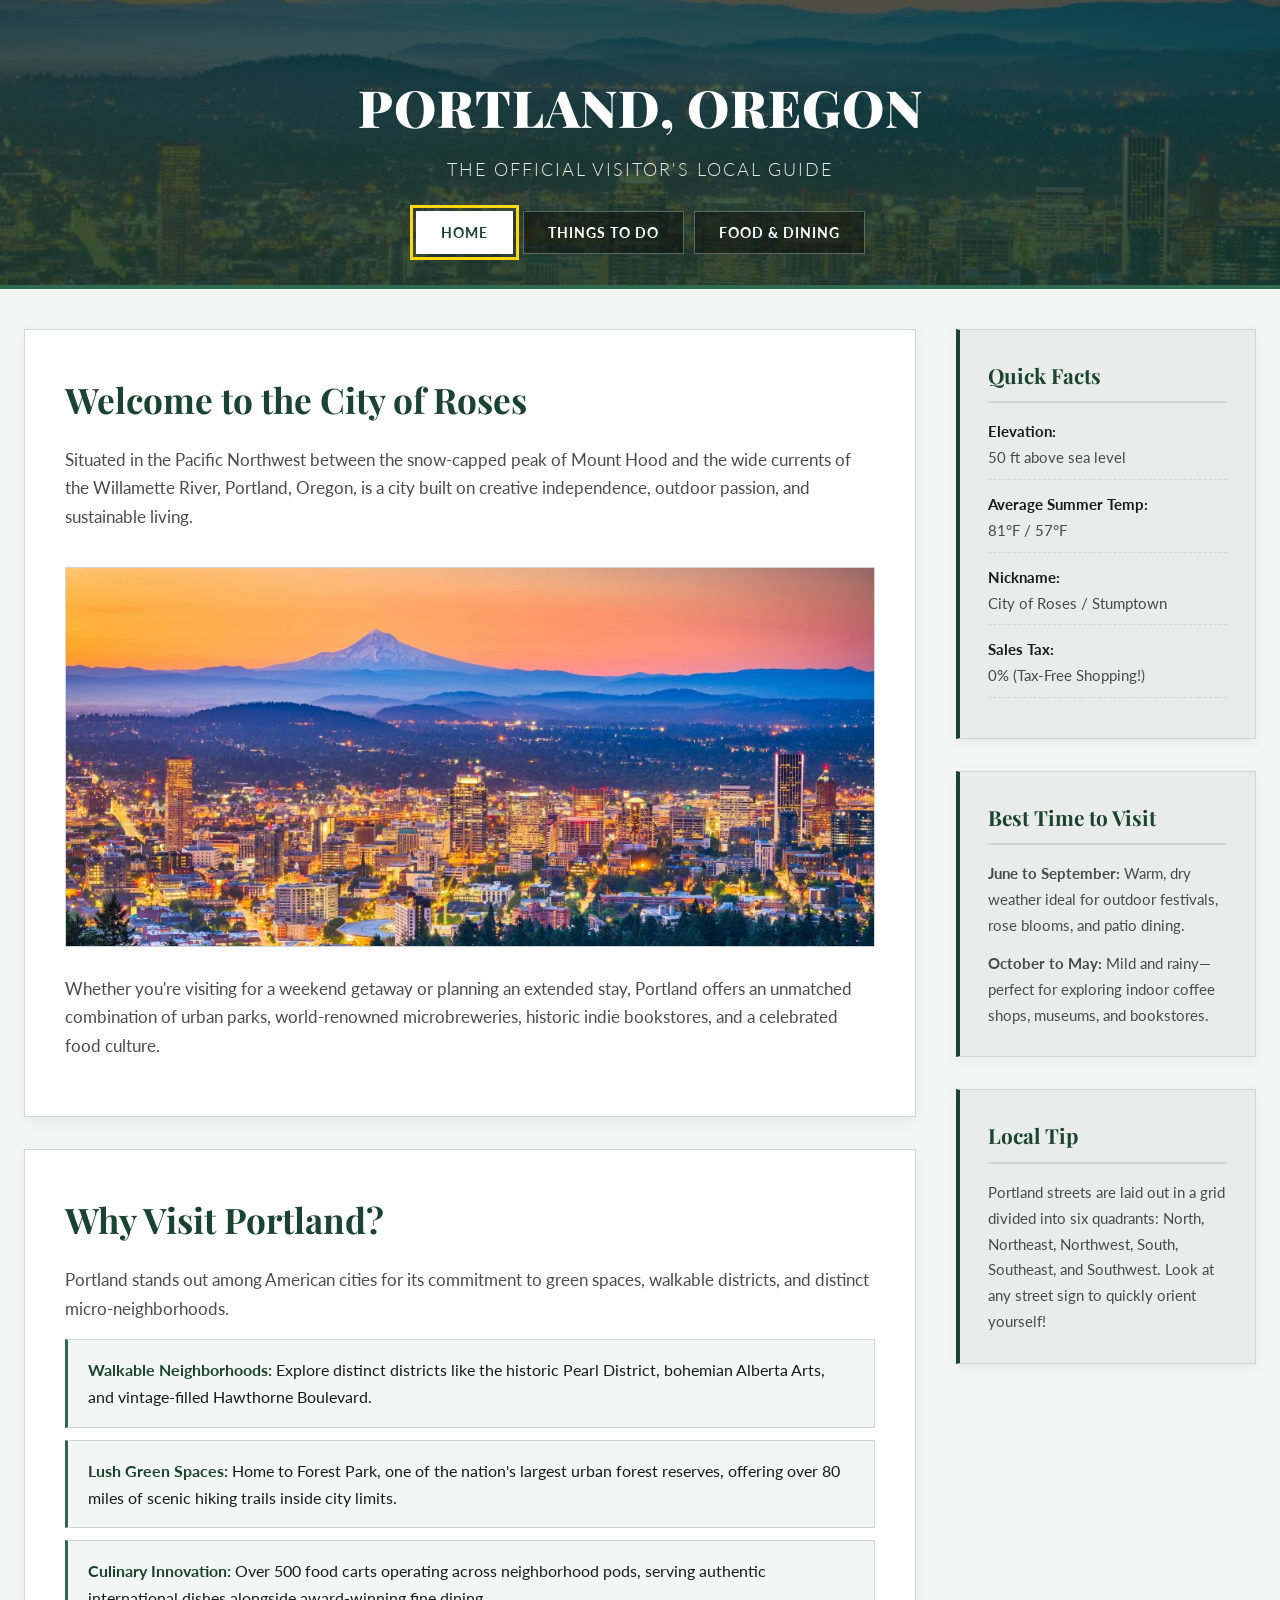
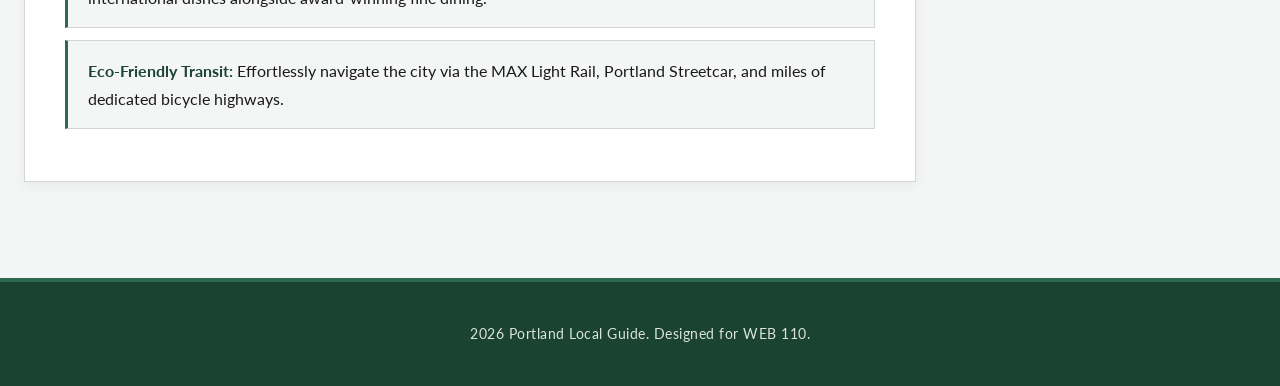
<file: portland-local-guide/index.html>
<!DOCTYPE html>
<html lang="en">
<head>
  <meta charset="UTF-8">
  <meta name="viewport" content="width=device-width, initial-scale=1.0">
  <title>Portland Local Guide | Home</title>
  <link rel="stylesheet" href="CSS/styles.css">
</head>
<body>

  <a href="#main-content" class="skip-link">
    Skip to Main Content
  </a>

  <!-- Banner -->
  <header class="top-banner">
    <div class="banner-content">
      <h1>Portland, Oregon</h1>
      <p>The Official Visitor's Local Guide</p>
      <nav>
        <ul>
          <li><a href="index.html" class="active" aria-current="page">Home</a></li>
          <li><a href="things-to-do.html">Things to Do</a></li>
          <li><a href="food-dining.html">Food &amp; Dining</a></li>
        </ul>
      </nav>
    </div>
  </header>

  <div class="page-wrapper">
    <!-- Body Content -->
    <main id="main-content">
      <section class="hero-box">
        <h2>Welcome to the City of Roses</h2>
        <p>Situated in the Pacific Northwest between the snow-capped peak of Mount Hood and the wide currents of the Willamette River, Portland, Oregon, is a city built on creative independence, outdoor passion, and sustainable living.</p>
        
        <img src="Images/portland_skyline.jpg" alt="Panoramic view of downtown Portland skyline with Mount Hood towering in the distance" class="hero-image">
        
        <p>Whether you're visiting for a weekend getaway or planning an extended stay, Portland offers an unmatched combination of urban parks, world-renowned microbreweries, historic indie bookstores, and a celebrated food culture.</p>
      </section>

      <section class="intro-box">
        <h2>Why Visit Portland?</h2>
        <p>Portland stands out among American cities for its commitment to green spaces, walkable districts, and distinct micro-neighborhoods.</p>
        <ul class="highlights-list">
          <li><strong>Walkable Neighborhoods:</strong> Explore distinct districts like the historic Pearl District, bohemian Alberta Arts, and vintage-filled Hawthorne Boulevard.</li>
          <li><strong>Lush Green Spaces:</strong> Home to Forest Park, one of the nation's largest urban forest reserves, offering over 80 miles of scenic hiking trails inside city limits.</li>
          <li><strong>Culinary Innovation:</strong> Over 500 food carts operating across neighborhood pods, serving authentic international dishes alongside award-winning fine dining.</li>
          <li><strong>Eco-Friendly Transit:</strong> Effortlessly navigate the city via the MAX Light Rail, Portland Streetcar, and miles of dedicated bicycle highways.</li>
        </ul>
      </section>
    </main>

    <!-- Sidebar -->
    <aside class="sidebar">
      <div class="widget">
	<h3>Quick Facts</h3>
        <ul>
          <li><strong>Elevation:</strong> 50 ft above sea level</li>
          <li><strong>Average Summer Temp:</strong> 81°F / 57°F</li>
          <li><strong>Nickname:</strong> City of Roses / Stumptown</li>
          <li><strong>Sales Tax:</strong> 0% (Tax-Free Shopping!)</li>
        </ul>
      </div>

      <div class="widget">
        <h3>Best Time to Visit</h3>
        <p><strong>June to September:</strong> Warm, dry weather ideal for outdoor festivals, rose blooms, and patio dining.</p>
        <p style="margin-top: 0.75rem;"><strong>October to May:</strong> Mild and rainy—perfect for exploring indoor coffee shops, museums, and bookstores.</p>
      </div>

      <div class="widget">
        <h3>Local Tip</h3>
        <p>Portland streets are laid out in a grid divided into six quadrants: North, Northeast, Northwest, South, Southeast, and Southwest. Look at any street sign to quickly orient yourself!</p>
      </div>
    </aside>
  </div>

  <footer>
    <p> 2026 Portland Local Guide. Designed for WEB 110.</p>
  </footer>

</body>
</html>
</file>
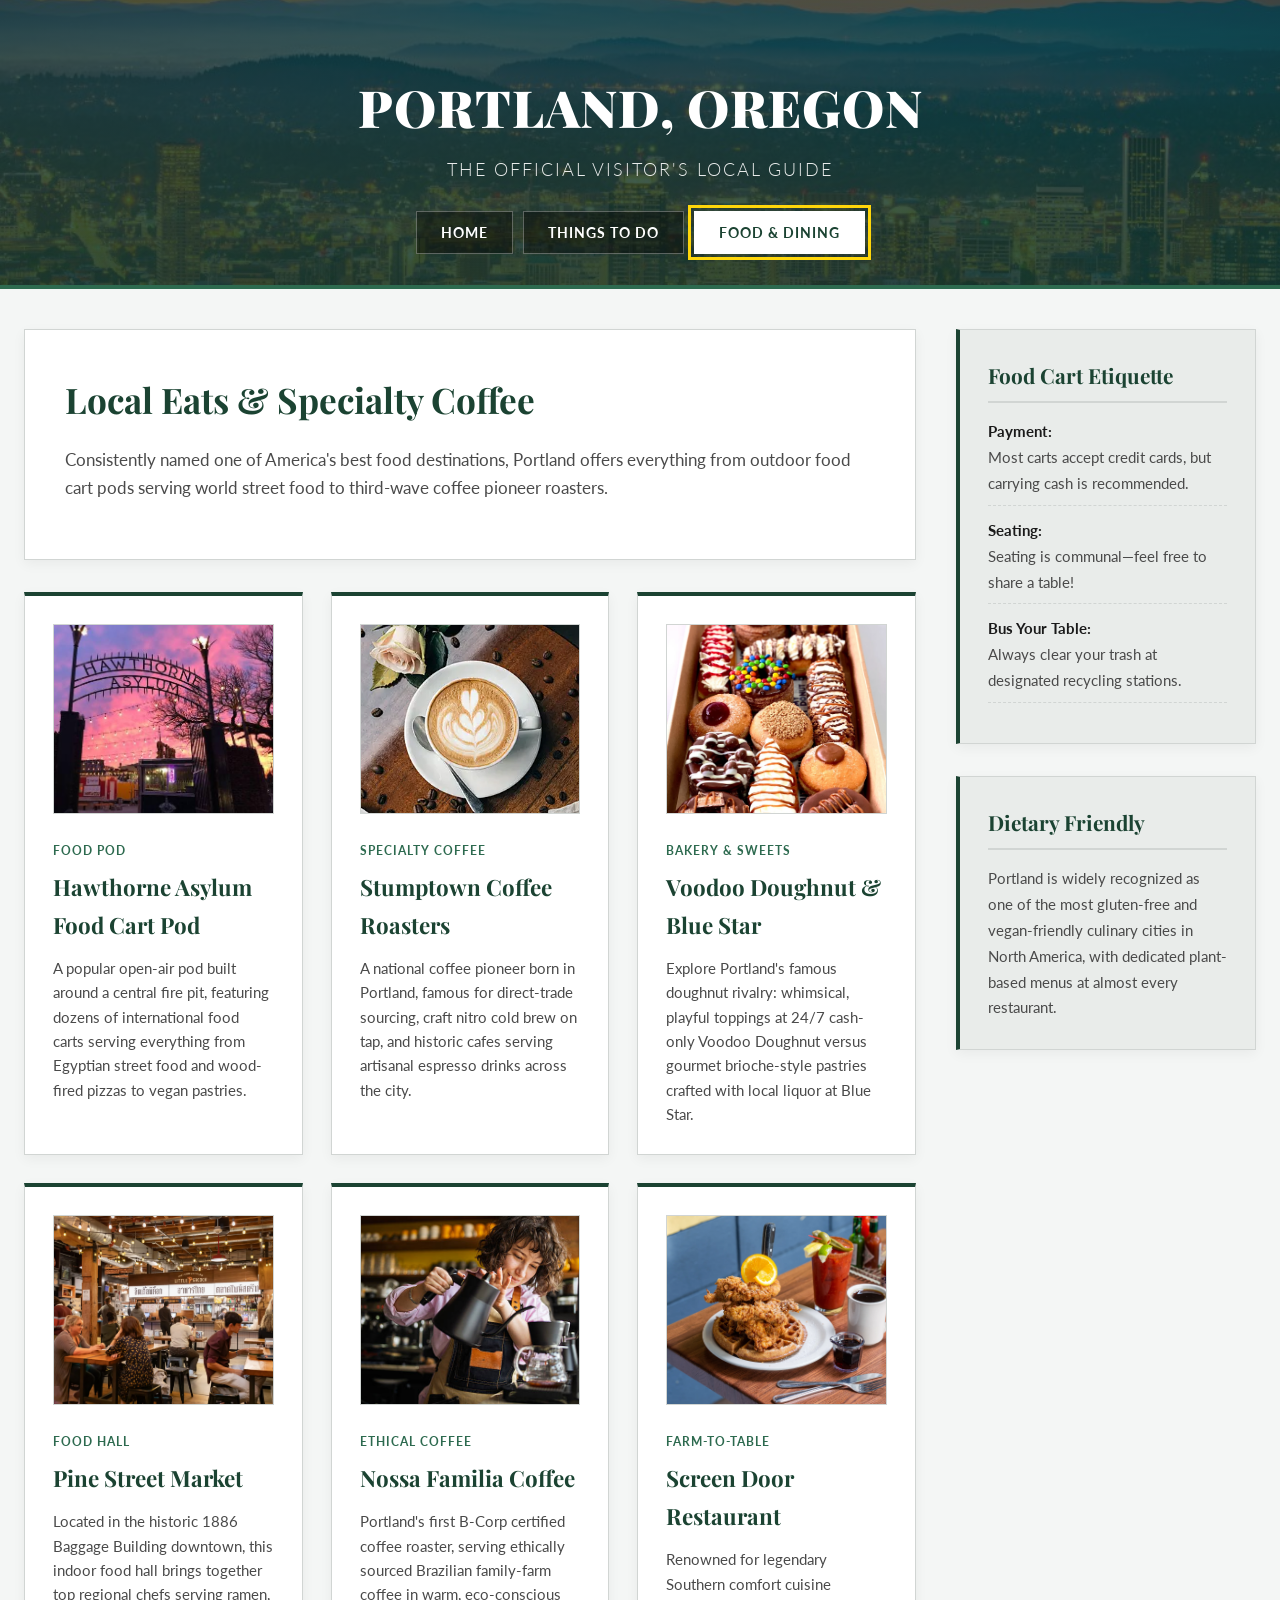
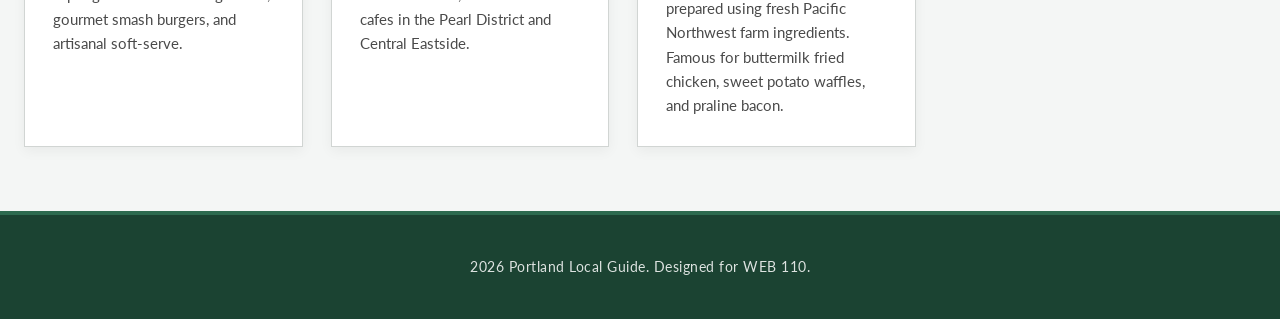
<file: portland-local-guide/food-dining.html>
<!DOCTYPE html>
<html lang="en">
<head>
  <meta charset="UTF-8">
  <meta name="viewport" content="width=device-width, initial-scale=1.0">
  <title>Portland Local Guide | Food &amp; Dining</title>
  <link rel="stylesheet" href="CSS/styles.css">
</head>
<body>

  <a href="#main-content" class="skip-link">
    Skip to Main Content
  </a>

  <!-- Banner -->
  <header class="top-banner">
    <div class="banner-content">
      <h1>Portland, Oregon</h1>
      <p>The Official Visitor's Local Guide</p>
      <nav>
        <ul>
          <li><a href="index.html">Home</a></li>
          <li><a href="things-to-do.html">Things to Do</a></li>
          <li><a href="food-dining.html" class="active" aria-current="page">Food &amp; Dining</a></li>
        </ul>
      </nav>
    </div>
  </header>

  <div class="page-wrapper">
    <!-- Body Content -->
    <main id="main-content">
      <section class="intro-box">
        <h2>Local Eats &amp; Specialty Coffee</h2>
        <p>Consistently named one of America's best food destinations, Portland offers everything from outdoor food cart pods serving world street food to third-wave coffee pioneer roasters.</p>
      </section>

      <div class="card-container">
        <article class="card">
          <img src="Images/food_cart_pod.jpg" alt="Food cart pod area under the sunset with string lights">
          <span class="card-tag">Food Pod</span>
          <h3>Hawthorne Asylum Food Cart Pod</h3>
          <p>A popular open-air pod built around a central fire pit, featuring dozens of international food carts serving everything from Egyptian street food and wood-fired pizzas to vegan pastries.</p>
        </article>

        <article class="card">
          <img src="Images/stumptown_coffee.jpg" alt="Fresh espresso drink with latte art in a ceramic cup beside coffee beans">
          <span class="card-tag">Specialty Coffee</span>
          <h3>Stumptown Coffee Roasters</h3>
          <p>A national coffee pioneer born in Portland, famous for direct-trade sourcing, craft nitro cold brew on tap, and historic cafes serving artisanal espresso drinks across the city.</p>
        </article>

        <article class="card">
          <img src="Images/voodoo_donuts.jpg" alt="Box of colorful gourmet donuts with creative frosting">
          <span class="card-tag">Bakery &amp; Sweets</span>
          <h3>Voodoo Doughnut &amp; Blue Star</h3>
          <p>Explore Portland's famous doughnut rivalry: whimsical, playful toppings at 24/7 cash-only Voodoo Doughnut versus gourmet brioche-style pastries crafted with local liquor at Blue Star.</p>
        </article>

        <article class="card">
          <img src="Images/pine_street_market.jpg" alt="Modern indoor food hall with rustic wooden seating and vendor stalls">
          <span class="card-tag">Food Hall</span>
          <h3>Pine Street Market</h3>
          <p>Located in the historic 1886 Baggage Building downtown, this indoor food hall brings together top regional chefs serving ramen, gourmet smash burgers, and artisanal soft-serve.</p>
        </article>

        <article class="card">
          <img src="Images/coffee.jpg" alt="Barista pouring water over coffee filter.">
          <span class="card-tag">Ethical Coffee</span>
          <h3>Nossa Familia Coffee</h3>
          <p>Portland's first B-Corp certified coffee roaster, serving ethically sourced Brazilian family-farm coffee in warm, eco-conscious cafes in the Pearl District and Central Eastside.</p>
        </article>

        <article class="card">
          <img src="Images/screen_door_restaurant.jpg" alt="Southern fried chicken waffle tower topped with a lemon">
          <span class="card-tag">Farm-To-Table</span>
          <h3>Screen Door Restaurant</h3>
          <p>Renowned for legendary Southern comfort cuisine prepared using fresh Pacific Northwest farm ingredients. Famous for buttermilk fried chicken, sweet potato waffles, and praline bacon.</p>
        </article>
      </div>
    </main>

    <!-- Sidebar -->
    <aside class="sidebar">
      <div class="widget">
        <h3>Food Cart Etiquette</h3>
        <ul>
          <li><strong>Payment:</strong> Most carts accept credit cards, but carrying cash is recommended.</li>
          <li><strong>Seating:</strong> Seating is communal—feel free to share a table!</li>
          <li><strong>Bus Your Table:</strong> Always clear your trash at designated recycling stations.</li>
        </ul>
      </div>

      <div class="widget">
        <h3>Dietary Friendly</h3>
        <p>Portland is widely recognized as one of the most gluten-free and vegan-friendly culinary cities in North America, with dedicated plant-based menus at almost every restaurant.</p>
      </div>
    </aside>
  </div>

  <footer>
    <p> 2026 Portland Local Guide. Designed for WEB 110.</p>
  </footer>

</body>
</html>
</file>
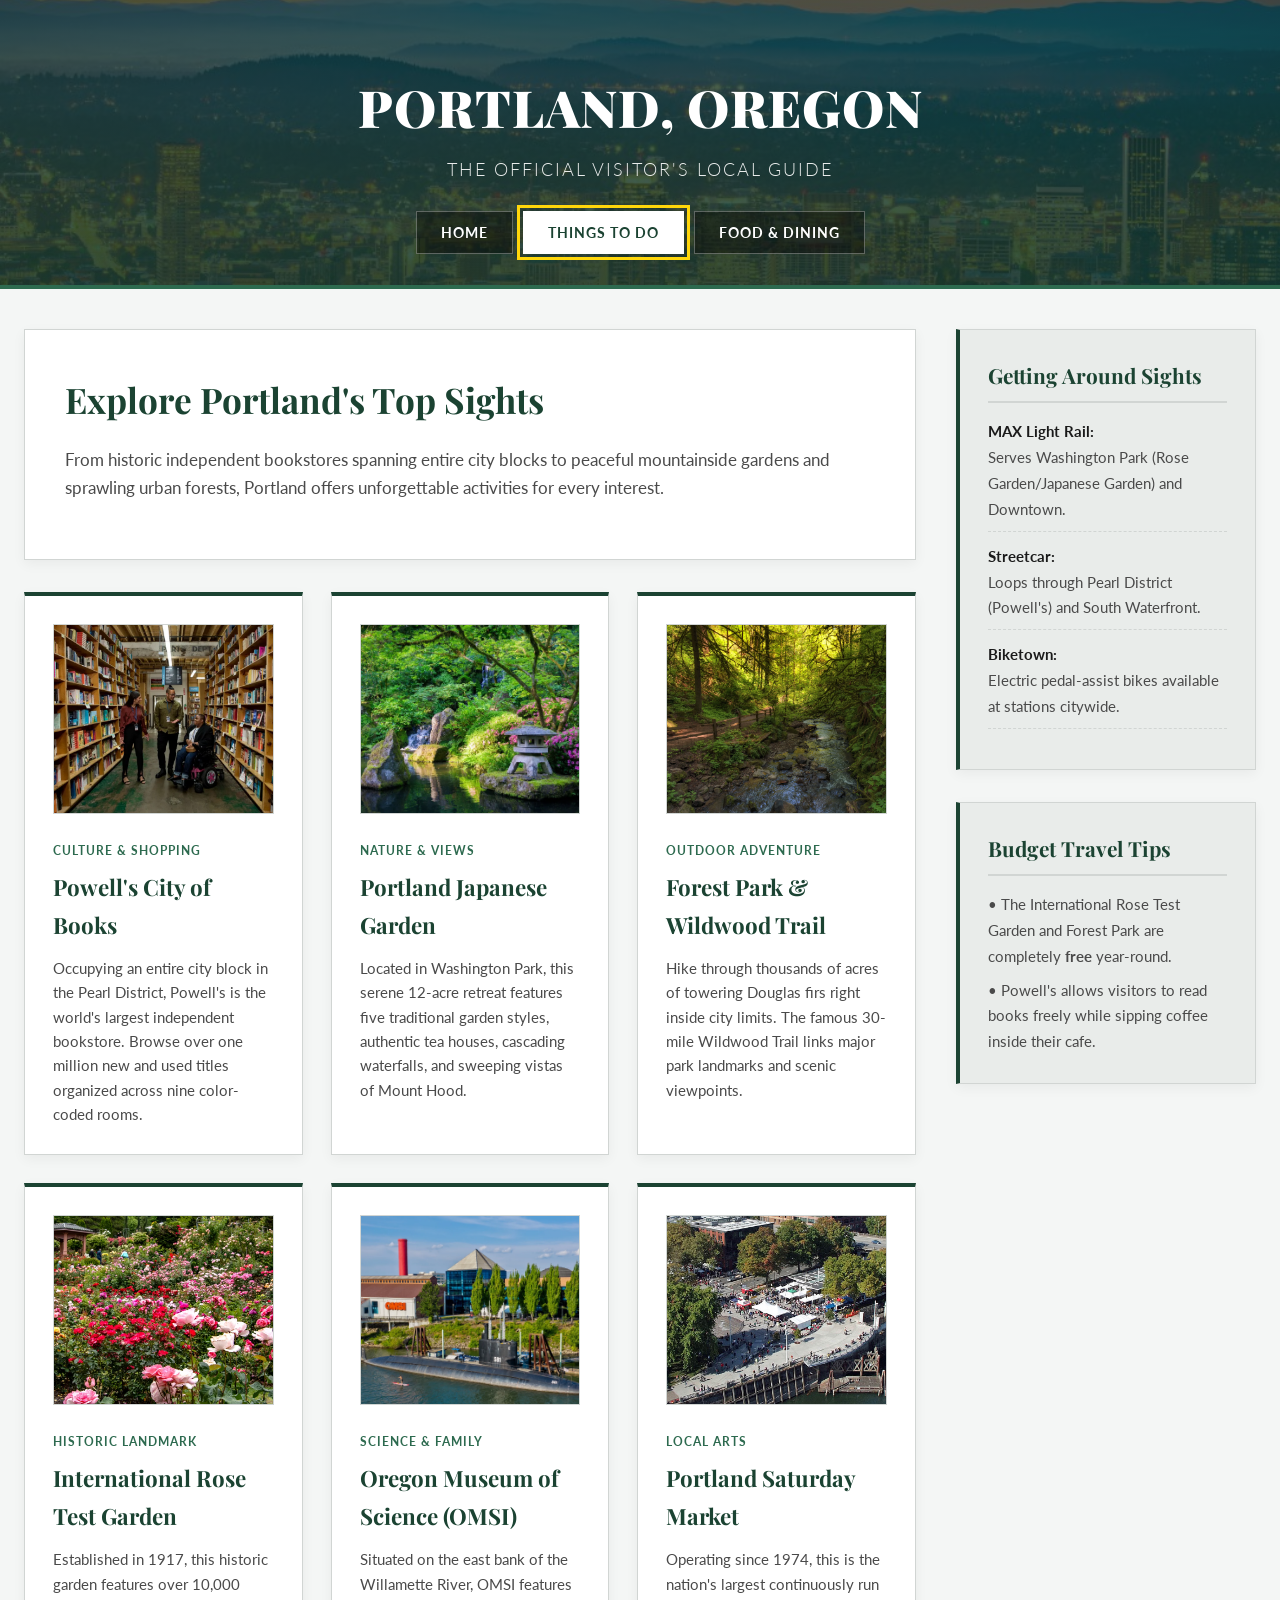
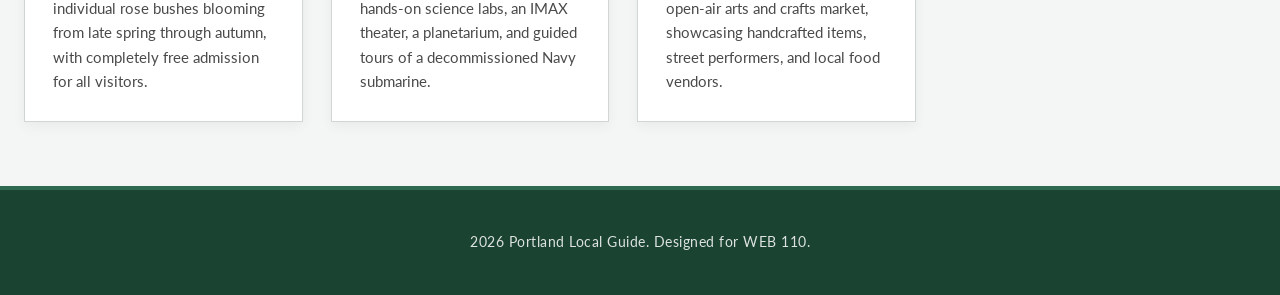
<file: portland-local-guide/things-to-do.html>
<!DOCTYPE html>
<html lang="en">
<head>
  <meta charset="UTF-8">
  <meta name="viewport" content="width=device-width, initial-scale=1.0">
  <title>Portland Local Guide | Things to Do</title>
  <link rel="stylesheet" href="CSS/styles.css">
</head>
<body>

  <a href="#main-content" class="skip-link">
    Skip to Main Content
  </a>

  <!-- Banner -->
  <header class="top-banner">
    <div class="banner-content">
      <h1>Portland, Oregon</h1>
      <p>The Official Visitor's Local Guide</p>
      <nav>
        <ul>
          <li><a href="index.html">Home</a></li>
          <li><a href="things-to-do.html" class="active" aria-current="page">Things to Do</a></li>
          <li><a href="food-dining.html">Food &amp; Dining</a></li>
        </ul>
      </nav>
    </div>
  </header>

  <div class="page-wrapper">
    <!-- Body Content -->
    <main id="main-content">
      <section class="intro-box">
        <h2>Explore Portland's Top Sights</h2>
        <p>From historic independent bookstores spanning entire city blocks to peaceful mountainside gardens and sprawling urban forests, Portland offers unforgettable activities for every interest.</p>
      </section>

      <div class="card-container">
        <article class="card">
          <img src="Images/powells_bookstore.jpg" alt="Rows of packed bookshelves inside Powell's City of Books">
          <span class="card-tag">Culture &amp; Shopping</span>
          <h3>Powell's City of Books</h3>
          <p>Occupying an entire city block in the Pearl District, Powell's is the world's largest independent bookstore. Browse over one million new and used titles organized across nine color-coded rooms.</p>
        </article>

        <article class="card">
          <img src="Images/japanese_garden.jpg" alt="Tranquil Japanese garden landscape with stone structure and a waterfall.">
          <span class="card-tag">Nature &amp; Views</span>
          <h3>Portland Japanese Garden</h3>
          <p>Located in Washington Park, this serene 12-acre retreat features five traditional garden styles, authentic tea houses, cascading waterfalls, and sweeping vistas of Mount Hood.</p>
        </article>

        <article class="card">
          <img src="Images/forest_park.jpg" alt="Forest riverside trail with sunbeams breaking through the trees">
          <span class="card-tag">Outdoor Adventure</span>
          <h3>Forest Park &amp; Wildwood Trail</h3>
          <p>Hike through thousands of acres of towering Douglas firs right inside city limits. The famous 30-mile Wildwood Trail links major park landmarks and scenic viewpoints.</p>
        </article>

        <article class="card">
          <img src="Images/rose_garden.jpg" alt="Vibrant pink, yellow, and red roses blooming in garden beds">
          <span class="card-tag">Historic Landmark</span>
          <h3>International Rose Test Garden</h3>
          <p>Established in 1917, this historic garden features over 10,000 individual rose bushes blooming from late spring through autumn, with completely free admission for all visitors.</p>
        </article>

        <article class="card">
          <img src="Images/omsi_museum.jpg" alt="USS submarine docked at Oregon Museum of Science & Industry along the river">
          <span class="card-tag">Science &amp; Family</span>
          <h3>Oregon Museum of Science (OMSI)</h3>
          <p>Situated on the east bank of the Willamette River, OMSI features hands-on science labs, an IMAX theater, a planetarium, and guided tours of a decommissioned Navy submarine.</p>
        </article>

        <article class="card">
          <img src="Images/saturday_market.jpg" alt="Aerial view of the crowded artisan craft market stalls by the riverfront">
          <span class="card-tag">Local Arts</span>
          <h3>Portland Saturday Market</h3>
          <p>Operating since 1974, this is the nation's largest continuously run open-air arts and crafts market, showcasing handcrafted items, street performers, and local food vendors.</p>
        </article>
      </div>
    </main>

    <!-- Sidebar -->
    <aside class="sidebar">
      <div class="widget">
        <h3>Getting Around Sights</h3>
        <ul>
          <li><strong>MAX Light Rail:</strong> Serves Washington Park (Rose Garden/Japanese Garden) and Downtown.</li>
          <li><strong>Streetcar:</strong> Loops through Pearl District (Powell's) and South Waterfront.</li>
          <li><strong>Biketown:</strong> Electric pedal-assist bikes available at stations citywide.</li>
        </ul>
      </div>

      <div class="widget">
        <h3>Budget Travel Tips</h3>
        <p>• The International Rose Test Garden and Forest Park are completely <strong>free</strong> year-round.</p>
        <p style="margin-top: 0.5rem;">• Powell's allows visitors to read books freely while sipping coffee inside their cafe.</p>
      </div>
    </aside>
  </div>

  <footer>
    <p> 2026 Portland Local Guide. Designed for WEB 110.</p>
  </footer>

</body>
</html>
</file>
<file: portland-local-guide/CSS/styles.css>
@import url('https://fonts.googleapis.com/css2?family=Lato:ital,wght@0,300;0,400;0,700;1,400&family=Playfair+Display:wght@500;700;900&display=swap');

:root {
  --primary-color: #1b4332;
  --accent-color: #2d6a4f;
  --light-bg: #f4f6f5;
  --sidebar-bg: #e9ecea;
  --card-bg: #ffffff;
  --text-dark: #1a1a1a;
  --text-muted: #4a4a4a;
  --border-color: #d1d5d3;
  --font-serif: 'Playfair Display', Georgia, serif;
  --font-sans: 'Lato', 'Segoe UI', sans-serif;
  --shadow-square: 0 4px 12px rgba(0, 0, 0, 0.05);
}

* {
  box-sizing: border-box;
  margin: 0;
  padding: 0;
}

body {
  font-family: var(--font-sans);
  color: var(--text-dark);
  background-color: var(--light-bg);
  line-height: 1.7;
}

.skip-link {
  position: absolute;
  left: -9999px;
  top: 0;
  background: #ffffff;
  color: #000000;
  padding: 12px 16px;
  font-weight: bold;
  text-decoration: none;
  z-index: 1000;
}

.skip-link:focus {
  left: 10px;
  top: 10px;
  outline: 3px solid #ffd60a;
}

header.top-banner {
  background: linear-gradient(rgba(20, 54, 40, 0.75), rgba(20, 54, 40, 0.85)),
              url('../Images/portland_skyline.jpg') center/cover no-repeat;
  color: #ffffff;
  padding: 4rem 2rem 2.5rem 2rem;
  text-align: center;
  border-bottom: 4px solid var(--accent-color);

  .banner-content {
    max-width: 900px;
    margin: 0 auto;

    h1 {
      font-family: var(--font-serif);
      font-size: 3.2rem;
      font-weight: 900;
      letter-spacing: 1px;
      margin-bottom: 0.2rem;
      text-transform: uppercase;
    }

    p {
      font-size: 1.15rem;
      font-weight: 300;
      letter-spacing: 2px;
      text-transform: uppercase;
      margin-bottom: 2rem;
      opacity: 0.9;
    }
  }

  nav {
    display: flex;
    justify-content: center;

    ul {
      display: flex;
      flex-wrap: wrap;
      gap: 10px;
      list-style: none;

      li a {
        color: #ffffff;
        text-decoration: none;
        font-family: var(--font-sans);
        font-weight: 700;
        font-size: 0.9rem;
        letter-spacing: 1px;
        text-transform: uppercase;
        padding: 12px 24px;
        background-color: rgba(0, 0, 0, 0.4);
        border: 1px solid rgba(255, 255, 255, 0.3);
        transition: all 0.25s ease;

        &:hover, &.active, &:focus {
  		background-color: #ffffff;
  		color: var(--primary-color);
 		 border-color: #ffffff;
  		outline: 3px solid #ffd60a;
 		 outline-offset: 3px;
	}	
      }
    }
  }
}

.page-wrapper {
  max-width: 1280px;
  margin: 2.5rem auto;
  padding: 0 1.5rem;
  display: grid;
  grid-template-columns: minmax(0, 1fr) 300px;
  gap: 2.5rem;
}

main {
  min-width: 0;
}

aside.sidebar {
  display: flex;
  flex-direction: column;
  gap: 2rem;

  .widget {
    background-color: var(--sidebar-bg);
    padding: 1.75rem;
    border: 1px solid var(--border-color);
    border-left: 4px solid var(--primary-color);
    box-shadow: var(--shadow-square);

    h3 {
      font-family: var(--font-serif);
      font-size: 1.3rem;
      color: var(--primary-color);
      margin-bottom: 1rem;
      border-bottom: 2px solid var(--border-color);
      padding-bottom: 0.5rem;
    }

    p, ul {
      font-size: 0.95rem;
      color: var(--text-muted);
    }

    ul {
      list-style: none;

      li {
        margin-bottom: 0.75rem;
        padding-bottom: 0.5rem;
        border-bottom: 1px dashed var(--border-color);

        strong {
          color: var(--text-dark);
          display: block;
        }
      }
    }
  }
}

.hero-box, .intro-box {
  background-color: var(--card-bg);
  padding: 2.5rem;
  border: 1px solid var(--border-color);
  margin-bottom: 2rem;
  box-shadow: var(--shadow-square);

  h2 {
    font-family: var(--font-serif);
    font-size: 2.2rem;
    color: var(--primary-color);
    margin-bottom: 1rem;
  }

  p {
    color: var(--text-muted);
    font-size: 1.05rem;
    margin-bottom: 1rem;
  }
}

.hero-image {
  width: 100%;
  height: 380px;
  object-fit: cover;
  border: 1px solid var(--border-color);
  margin: 1.25rem 0;
}

.highlights-list {
  list-style: none;
  margin-top: 1rem;

  li {
    background-color: var(--light-bg);
    padding: 1rem 1.25rem;
    margin-bottom: 0.75rem;
    border-left: 3px solid var(--accent-color);
    border-top: 1px solid var(--border-color);
    border-right: 1px solid var(--border-color);
    border-bottom: 1px solid var(--border-color);

    strong {
      color: var(--primary-color);
    }
  }
}

.card-container {
  display: flex;
  flex-wrap: wrap;
  gap: 1.75rem;
}

.card {
  background-color: var(--card-bg);
  flex: 1 1 250px;
  min-width: 0;
  padding: 1.75rem;
  border: 1px solid var(--border-color);
  border-top: 4px solid var(--primary-color);
  box-shadow: var(--shadow-square);
  transition: transform 0.2s ease, box-shadow 0.2s ease;

  &:hover {
    transform: translateY(-3px);
    box-shadow: 0 8px 16px rgba(0, 0, 0, 0.1);
  }

  img {
    width: 100%;
    height: 190px;
    object-fit: cover;
    border: 1px solid var(--border-color);
    margin-bottom: 1.25rem;
    transition: opacity 0.25s ease;
  }

  &:hover img {
    opacity: 0.9;
  }

  .card-tag {
    display: block;
    font-size: 0.75rem;
    font-weight: 700;
    letter-spacing: 1px;
    text-transform: uppercase;
    color: var(--accent-color);
    margin-bottom: 0.4rem;
  }

  h3 {
    font-family: var(--font-serif);
    font-size: 1.4rem;
    color: var(--primary-color);
    margin-bottom: 0.75rem;
  }

  p {
    font-size: 0.95rem;
    color: var(--text-muted);
    line-height: 1.6;
  }
}

footer {
  background-color: var(--primary-color);
  color: #ffffff;
  text-align: center;
  padding: 2.5rem 1rem;
  margin-top: 4rem;
  border-top: 4px solid var(--accent-color);

  p {
    font-size: 0.9rem;
    opacity: 0.85;
    letter-spacing: 0.5px;
  }
}

@media (max-width: 850px) {
  .page-wrapper {
    grid-template-columns: 1fr;
    margin: 1.5rem auto;
    padding: 0 1rem;
    gap: 1.5rem;
  }

  aside.sidebar {
    width: 100%;
    margin-top: 1rem;
  }

  .card-container {
    display: flex;
    flex-direction: column;
    gap: 1.5rem;
  }

  .card {
    width: 100%;
    flex: 1 1 100%;
    flex-basis: 100%;
  }
}

@media (max-width: 600px) {
  header.top-banner {
    padding: 2.5rem 1rem 1.5rem 1rem;

    .banner-content h1 {
      font-size: 2.2rem;
    }

    nav ul {
      flex-direction: column;
      width: 100%;

      li a {
        display: block;
        width: 100%;
      }
    }
  }

  .hero-box, .intro-box {
    padding: 1.5rem;
  }

  .hero-image {
    height: 240px;
  }
}
</file>
